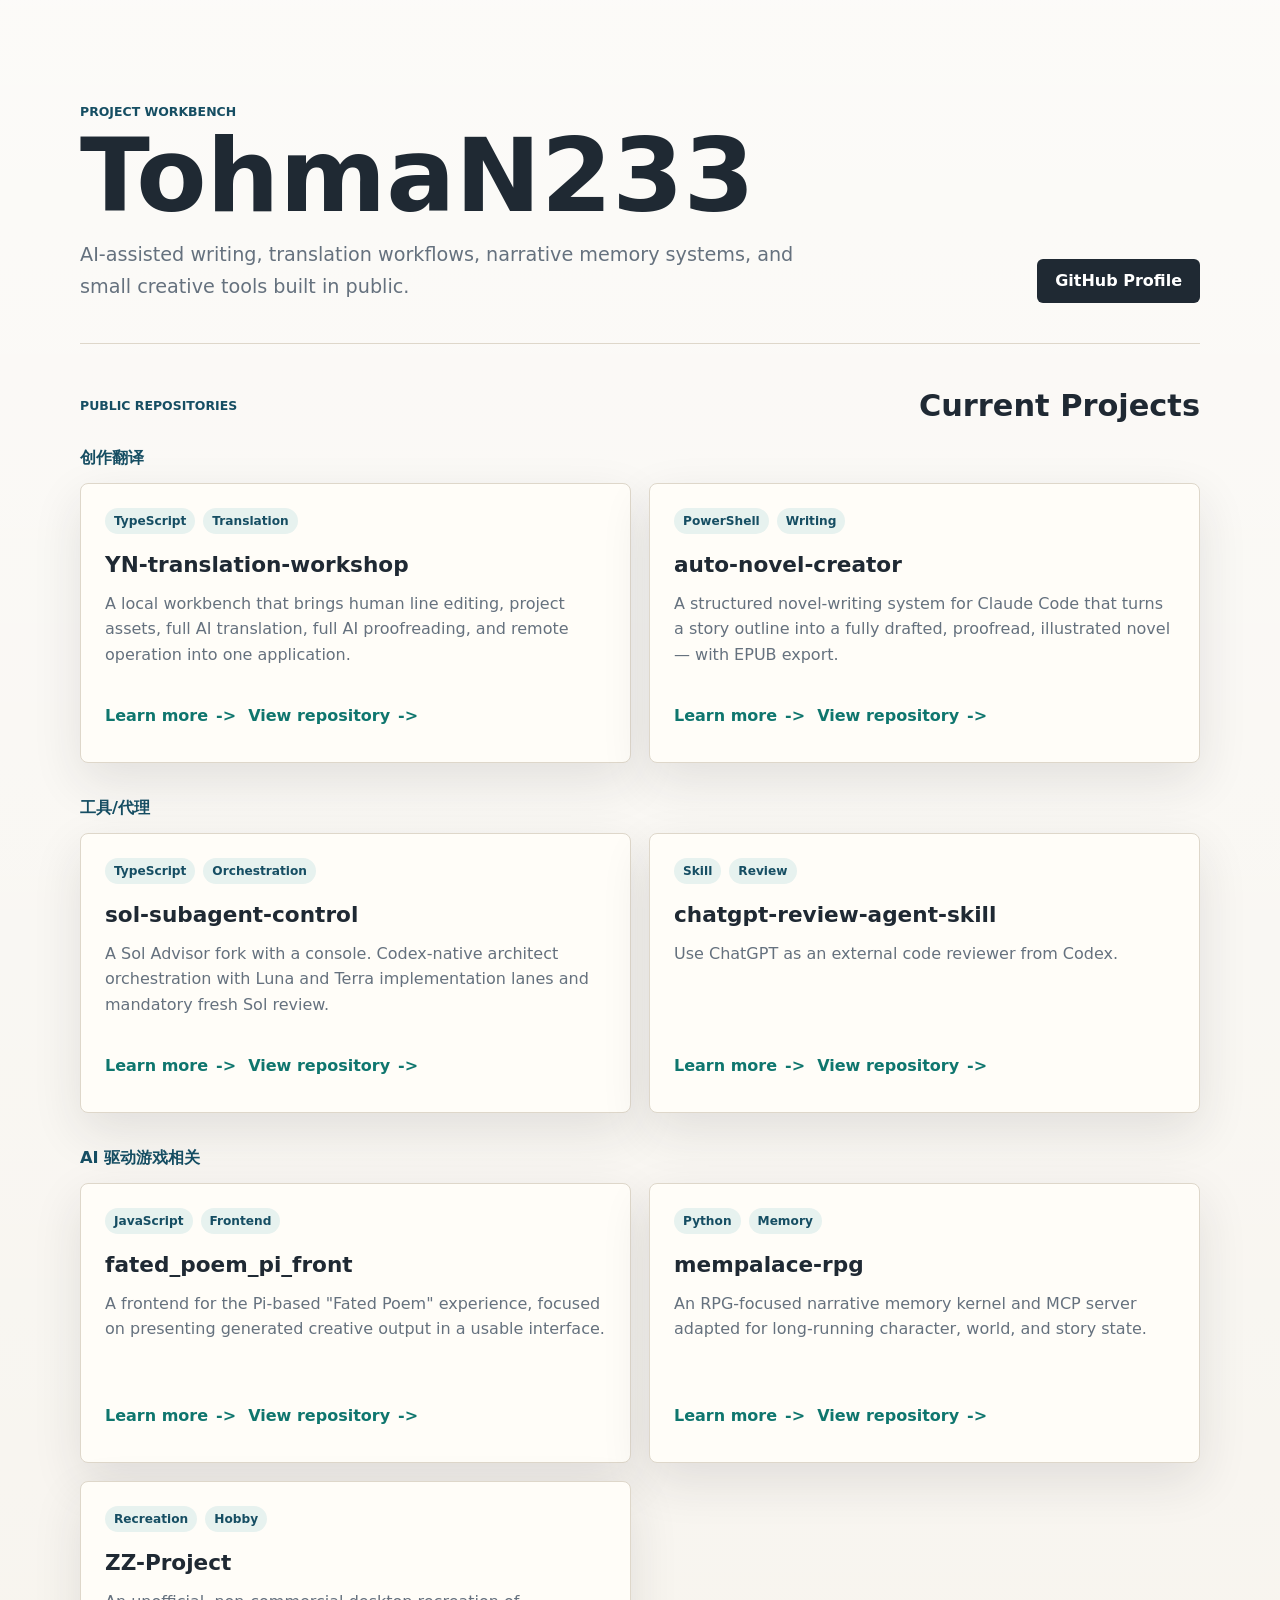
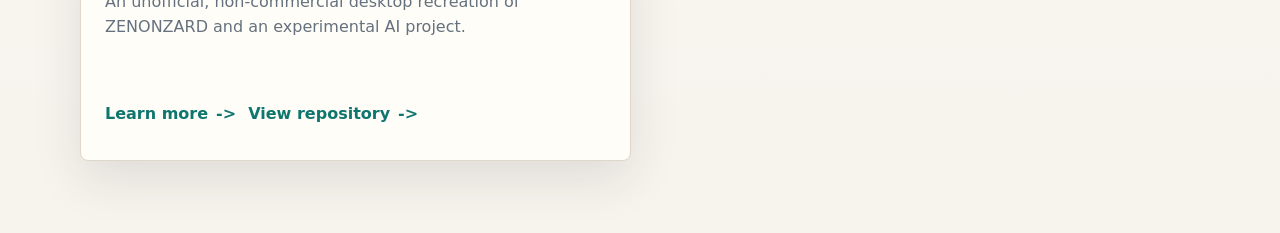
<file: index.html>
<!doctype html>
<html lang="en">
  <head>
    <meta charset="utf-8">
    <meta name="viewport" content="width=device-width, initial-scale=1">
    <meta
      name="description"
      content="TohmaN233's project workbench for AI-assisted writing, translation workflows, memory systems, and creative tools."
    >
    <title>TohmaN233 | Project Workbench</title>
    <link rel="stylesheet" href="style.css">
  </head>
  <body>
    <main class="page-shell">
      <section class="hero" aria-labelledby="site-title">
        <div>
          <p class="eyebrow">Project Workbench</p>
          <h1 id="site-title">TohmaN233</h1>
          <p class="intro">
            AI-assisted writing, translation workflows, narrative memory systems,
            and small creative tools built in public.
          </p>
        </div>
        <a class="profile-link" href="https://github.com/TohmaN233" rel="me">
          GitHub Profile
        </a>
      </section>

      <section class="projects" aria-labelledby="projects-title">
        <div class="section-heading">
          <p class="eyebrow">Public Repositories</p>
          <h2 id="projects-title">Current Projects</h2>
        </div>

        <div class="project-section">
          <h3 class="group-title">创作翻译</h3>
          <div class="project-grid">
            <article class="project-card">
              <div class="project-meta">
                <span>TypeScript</span>
                <span>Translation</span>
              </div>
              <h4>YN-translation-workshop</h4>
              <p>
                A local workbench that brings human line editing, project assets, full AI translation, full AI proofreading, and remote operation into one application.
              </p>
              <div class="card-links">
                <a href="yn.html">Learn more</a>
                <a href="https://github.com/TohmaN233/YN-translation-workshop">View repository</a>
              </div>
            </article>

            <article class="project-card">
              <div class="project-meta">
                <span>PowerShell</span>
                <span>Writing</span>
              </div>
              <h4>auto-novel-creator</h4>
              <p>
                A structured novel-writing system for Claude Code that turns a story outline into a fully drafted, proofread, illustrated novel — with EPUB export.
              </p>
              <div class="card-links">
                <a href="auto-novel-creator.html">Learn more</a>
                <a href="https://github.com/TohmaN233/auto-novel-creator">View repository</a>
              </div>
            </article>
          </div>
        </div>

        <div class="project-section">
          <h3 class="group-title">工具/代理</h3>
          <div class="project-grid">
            <article class="project-card">
              <div class="project-meta">
                <span>TypeScript</span>
                <span>Orchestration</span>
              </div>
              <h4>sol-subagent-control</h4>
              <p>
                A Sol Advisor fork with a console. Codex-native architect orchestration with Luna and Terra implementation lanes and mandatory fresh Sol review.
              </p>
              <div class="card-links">
                <a href="sol-subagent-control.html">Learn more</a>
                <a href="https://github.com/TohmaN233/sol-subagent-control">View repository</a>
              </div>
            </article>

            <article class="project-card">
              <div class="project-meta">
                <span>Skill</span>
                <span>Review</span>
              </div>
              <h4>chatgpt-review-agent-skill</h4>
              <p>
                Use ChatGPT as an external code reviewer from Codex.
              </p>
              <div class="card-links">
                <a href="chatgpt-review-agent-skill.html">Learn more</a>
                <a href="https://github.com/TohmaN233/chatgpt-review-agent-skill">View repository</a>
              </div>
            </article>
          </div>
        </div>

        <div class="project-section">
          <h3 class="group-title">AI 驱动游戏相关</h3>
          <div class="project-grid">
            <article class="project-card">
              <div class="project-meta">
                <span>JavaScript</span>
                <span>Frontend</span>
              </div>
              <h4>fated_poem_pi_front</h4>
              <p>
                A frontend for the Pi-based "Fated Poem" experience, focused on
                presenting generated creative output in a usable interface.
              </p>
              <div class="card-links">
                <a href="fated-poem-pi-front.html">Learn more</a>
                <a href="https://github.com/TohmaN233/fated_poem_pi_front">View repository</a>
              </div>
            </article>

            <article class="project-card">
              <div class="project-meta">
                <span>Python</span>
                <span>Memory</span>
              </div>
              <h4>mempalace-rpg</h4>
              <p>
                An RPG-focused narrative memory kernel and MCP server adapted for
                long-running character, world, and story state.
              </p>
              <div class="card-links">
                <a href="mempalace-rpg.html">Learn more</a>
                <a href="https://github.com/TohmaN233/mempalace-rpg">View repository</a>
              </div>
            </article>

            <article class="project-card">
              <div class="project-meta">
                <span>Recreation</span>
                <span>Hobby</span>
              </div>
              <h4>ZZ-Project</h4>
              <p>
                An unofficial, non-commercial desktop recreation of ZENONZARD and an experimental AI project.
              </p>
              <div class="card-links">
                <a href="zz-project.html">Learn more</a>
                <a href="https://github.com/TohmaN233/ZZ-Project">View repository</a>
              </div>
            </article>
          </div>
        </div>
      </section>
    </main>
  </body>
</html>
</file>
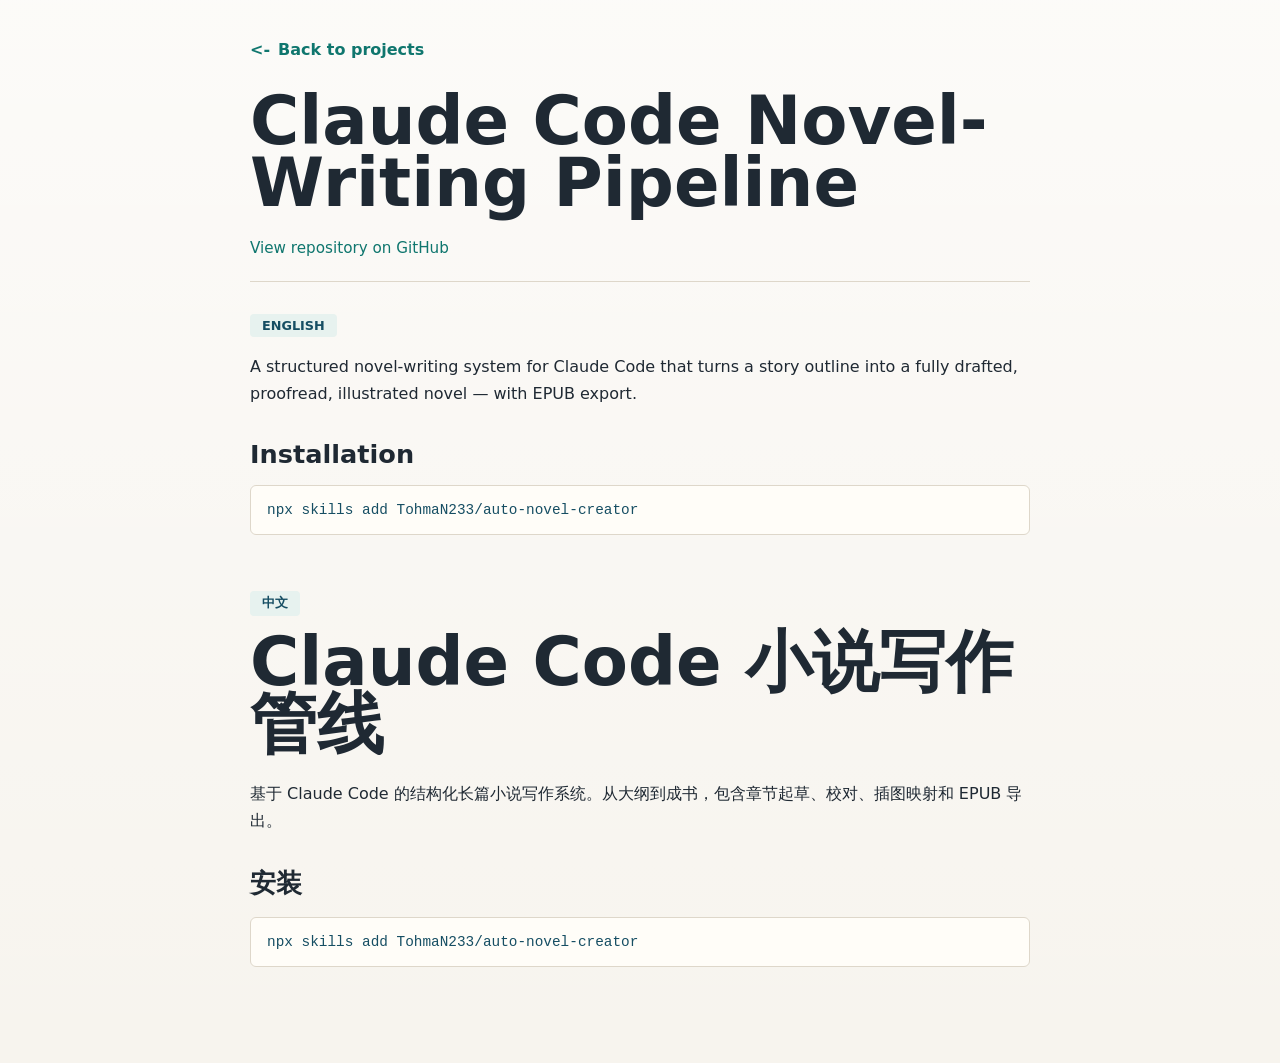
<file: auto-novel-creator.html>
<!doctype html>
<html lang="en">
  <head>
    <meta charset="utf-8">
    <meta name="viewport" content="width=device-width, initial-scale=1">
    <meta
      name="description"
      content="A structured novel-writing system for Claude Code that turns a story outline into a fully drafted, proofread, illustrated novel — with EPUB export."
    >
    <title>Claude Code Novel-Writing Pipeline | TohmaN233</title>
    <link rel="stylesheet" href="style.css">
  </head>
  <body>
    <main class="project-page">
      <a href="index.html" class="back-link">Back to projects</a>
      
      <h1>Claude Code Novel-Writing Pipeline</h1>
      <div class="meta-line">
        <a href="https://github.com/TohmaN233/auto-novel-creator">View repository on GitHub</a>
      </div>

      <section class="lang-section">
        <span class="lang-label">English</span>
        <p>
          A structured novel-writing system for Claude Code that turns a story outline into a fully drafted, proofread, illustrated novel — with EPUB export.
        </p>
        <h2>Installation</h2>
        <pre><code>npx skills add TohmaN233/auto-novel-creator</code></pre>
      </section>

      <section class="lang-section">
        <span class="lang-label">中文</span>
        <h1>Claude Code 小说写作管线</h1>
        <p>
          基于 Claude Code 的结构化长篇小说写作系统。从大纲到成书，包含章节起草、校对、插图映射和 EPUB 导出。
        </p>
        <h2>安装</h2>
        <pre><code>npx skills add TohmaN233/auto-novel-creator</code></pre>
      </section>
    </main>
  </body>
</html>
</file>
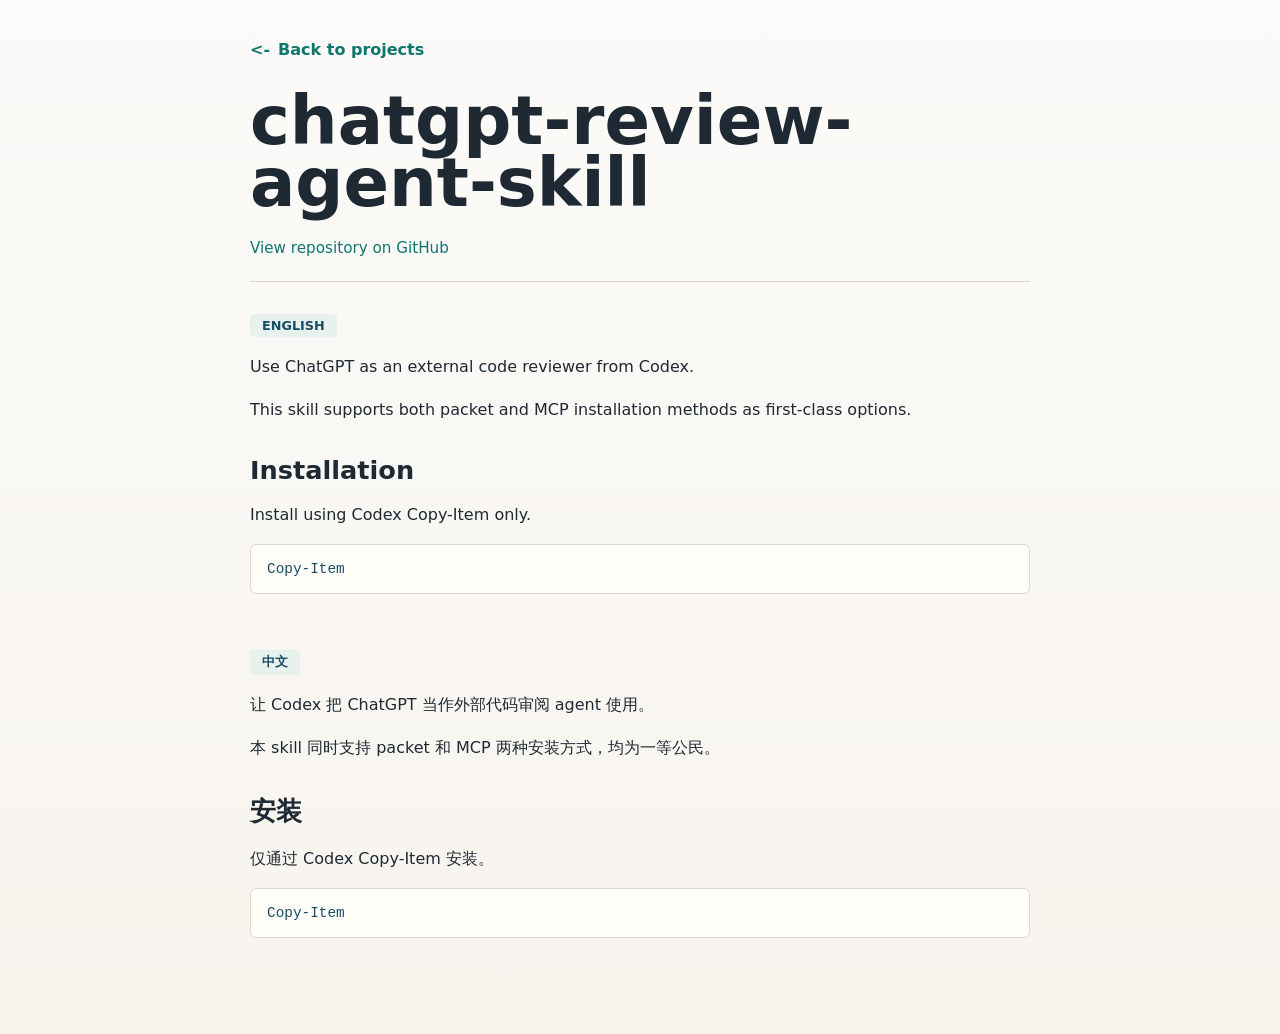
<file: chatgpt-review-agent-skill.html>
<!doctype html>
<html lang="en">
  <head>
    <meta charset="utf-8">
    <meta name="viewport" content="width=device-width, initial-scale=1">
    <meta
      name="description"
      content="Use ChatGPT as an external code reviewer from Codex."
    >
    <title>chatgpt-review-agent-skill | TohmaN233</title>
    <link rel="stylesheet" href="style.css">
  </head>
  <body>
    <main class="project-page">
      <a href="index.html" class="back-link">Back to projects</a>
      
      <h1>chatgpt-review-agent-skill</h1>
      <div class="meta-line">
        <a href="https://github.com/TohmaN233/chatgpt-review-agent-skill">View repository on GitHub</a>
      </div>

      <section class="lang-section">
        <span class="lang-label">English</span>
        <p>
          Use ChatGPT as an external code reviewer from Codex.
        </p>
        <p>
          This skill supports both packet and MCP installation methods as first-class options.
        </p>
        <h2>Installation</h2>
        <p>
          Install using Codex Copy-Item only.
        </p>
        <pre><code>Copy-Item</code></pre>
      </section>

      <section class="lang-section">
        <span class="lang-label">中文</span>
        <p>
          让 Codex 把 ChatGPT 当作外部代码审阅 agent 使用。
        </p>
        <p>
          本 skill 同时支持 packet 和 MCP 两种安装方式，均为一等公民。
        </p>
        <h2>安装</h2>
        <p>
          仅通过 Codex Copy-Item 安装。
        </p>
        <pre><code>Copy-Item</code></pre>
      </section>
    </main>
  </body>
</html>
</file>
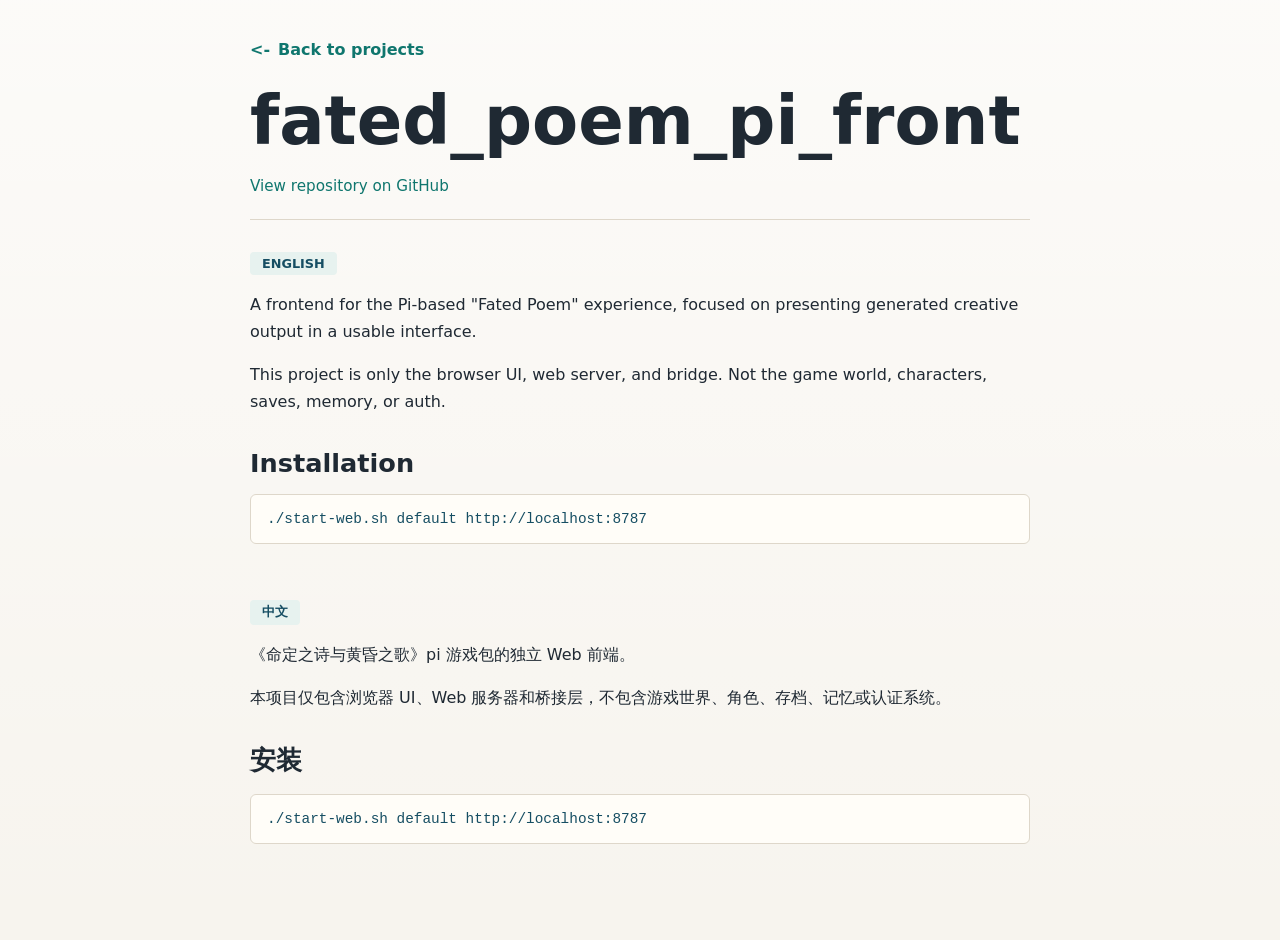
<file: fated-poem-pi-front.html>
<!doctype html>
<html lang="en">
  <head>
    <meta charset="utf-8">
    <meta name="viewport" content="width=device-width, initial-scale=1">
    <meta
      name="description"
      content="A frontend for the Pi-based Fated Poem experience, focused on presenting generated creative output in a usable interface."
    >
    <title>fated_poem_pi_front | TohmaN233</title>
    <link rel="stylesheet" href="style.css">
  </head>
  <body>
    <main class="project-page">
      <a href="index.html" class="back-link">Back to projects</a>
      
      <h1>fated_poem_pi_front</h1>
      <div class="meta-line">
        <a href="https://github.com/TohmaN233/fated_poem_pi_front">View repository on GitHub</a>
      </div>

      <section class="lang-section">
        <span class="lang-label">English</span>
        <p>
          A frontend for the Pi-based "Fated Poem" experience, focused on presenting generated creative output in a usable interface.
        </p>
        <p>
          This project is only the browser UI, web server, and bridge. Not the game world, characters, saves, memory, or auth.
        </p>
        <h2>Installation</h2>
        <pre><code>./start-web.sh default http://localhost:8787</code></pre>
      </section>

      <section class="lang-section">
        <span class="lang-label">中文</span>
        <p>
          《命定之诗与黄昏之歌》pi 游戏包的独立 Web 前端。
        </p>
        <p>
          本项目仅包含浏览器 UI、Web 服务器和桥接层，不包含游戏世界、角色、存档、记忆或认证系统。
        </p>
        <h2>安装</h2>
        <pre><code>./start-web.sh default http://localhost:8787</code></pre>
      </section>
    </main>
  </body>
</html>
</file>
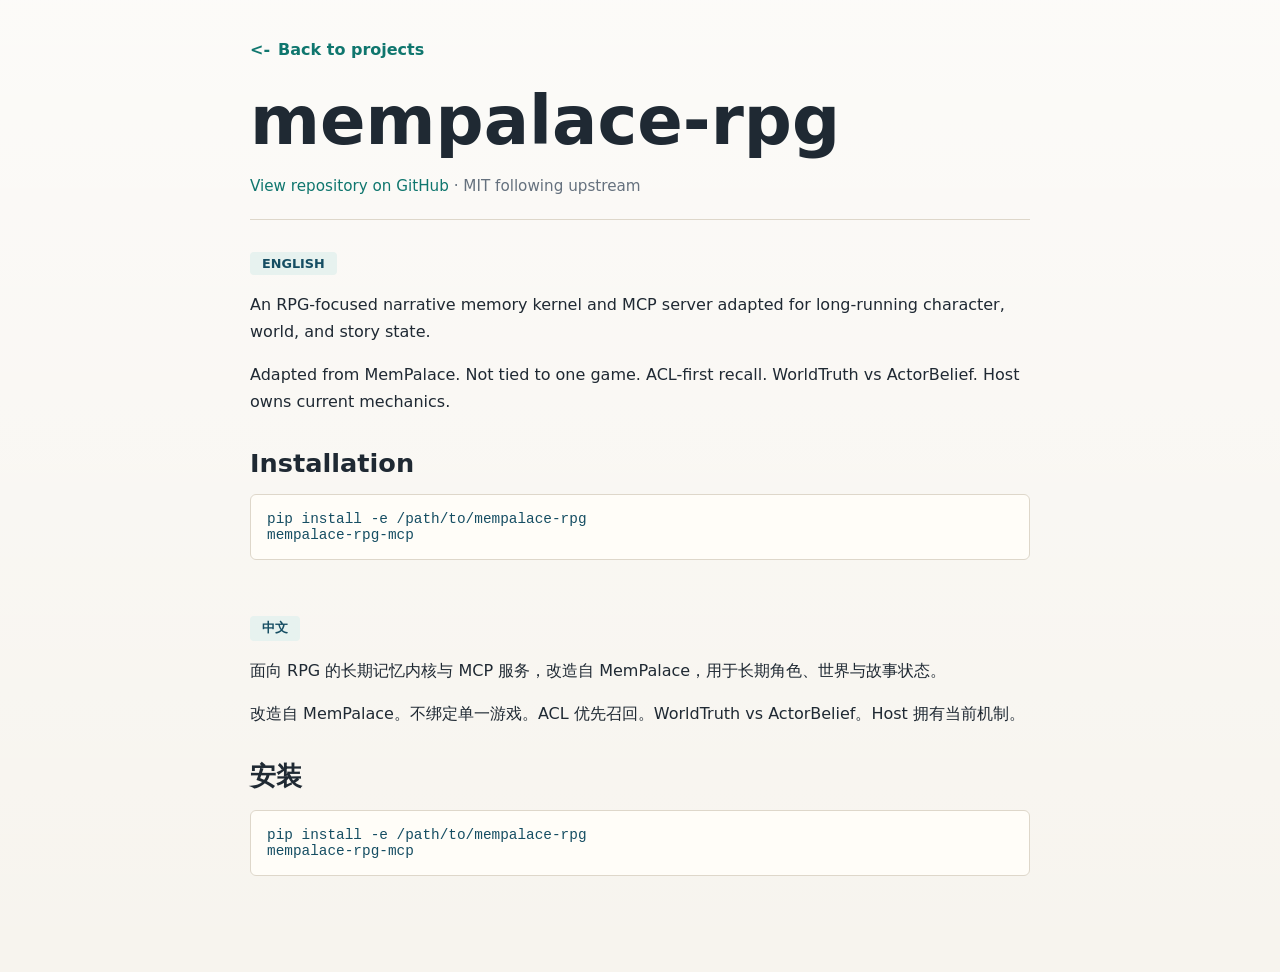
<file: mempalace-rpg.html>
<!doctype html>
<html lang="en">
  <head>
    <meta charset="utf-8">
    <meta name="viewport" content="width=device-width, initial-scale=1">
    <meta
      name="description"
      content="An RPG-focused narrative memory kernel and MCP server adapted for long-running character, world, and story state."
    >
    <title>mempalace-rpg | TohmaN233</title>
    <link rel="stylesheet" href="style.css">
  </head>
  <body>
    <main class="project-page">
      <a href="index.html" class="back-link">Back to projects</a>
      
      <h1>mempalace-rpg</h1>
      <div class="meta-line">
        <a href="https://github.com/TohmaN233/mempalace-rpg">View repository on GitHub</a> · MIT following upstream
      </div>

      <section class="lang-section">
        <span class="lang-label">English</span>
        <p>
          An RPG-focused narrative memory kernel and MCP server adapted for long-running character, world, and story state.
        </p>
        <p>
          Adapted from MemPalace. Not tied to one game. ACL-first recall. WorldTruth vs ActorBelief. Host owns current mechanics.
        </p>
        <h2>Installation</h2>
        <pre><code>pip install -e /path/to/mempalace-rpg
mempalace-rpg-mcp</code></pre>
      </section>

      <section class="lang-section">
        <span class="lang-label">中文</span>
        <p>
          面向 RPG 的长期记忆内核与 MCP 服务，改造自 MemPalace，用于长期角色、世界与故事状态。
        </p>
        <p>
          改造自 MemPalace。不绑定单一游戏。ACL 优先召回。WorldTruth vs ActorBelief。Host 拥有当前机制。
        </p>
        <h2>安装</h2>
        <pre><code>pip install -e /path/to/mempalace-rpg
mempalace-rpg-mcp</code></pre>
      </section>
    </main>
  </body>
</html>
</file>
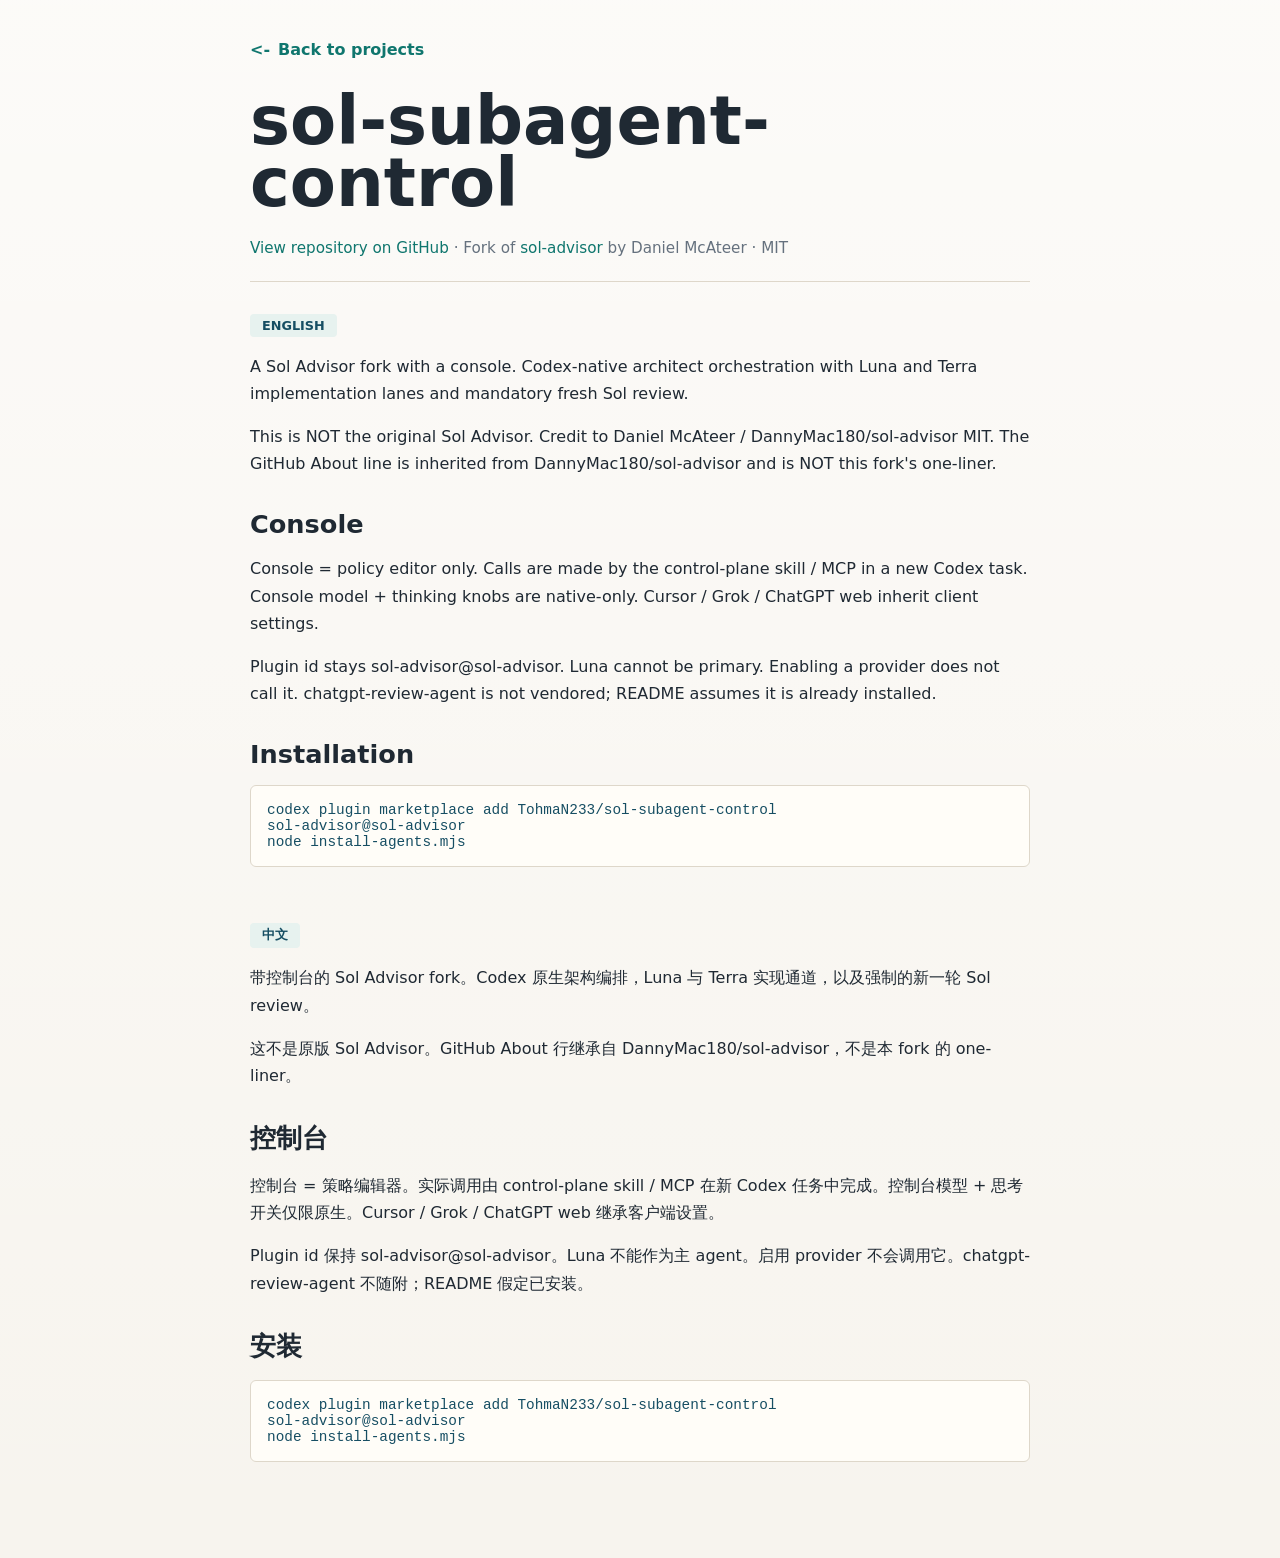
<file: sol-subagent-control.html>
<!doctype html>
<html lang="en">
  <head>
    <meta charset="utf-8">
    <meta name="viewport" content="width=device-width, initial-scale=1">
    <meta
      name="description"
      content="A Sol Advisor fork with a console. Codex-native architect orchestration with Luna and Terra implementation lanes and mandatory fresh Sol review."
    >
    <title>sol-subagent-control | TohmaN233</title>
    <link rel="stylesheet" href="style.css">
  </head>
  <body>
    <main class="project-page">
      <a href="index.html" class="back-link">Back to projects</a>
      
      <h1>sol-subagent-control</h1>
      <div class="meta-line">
        <a href="https://github.com/TohmaN233/sol-subagent-control">View repository on GitHub</a> · 
        Fork of <a href="https://github.com/DannyMac180/sol-advisor">sol-advisor</a> by Daniel McAteer · MIT
      </div>

      <section class="lang-section">
        <span class="lang-label">English</span>
        <p>
          A Sol Advisor fork with a console. Codex-native architect orchestration with Luna and Terra implementation lanes and mandatory fresh Sol review.
        </p>
        <p>
          This is NOT the original Sol Advisor. Credit to Daniel McAteer / DannyMac180/sol-advisor MIT. The GitHub About line is inherited from DannyMac180/sol-advisor and is NOT this fork's one-liner.
        </p>
        <h2>Console</h2>
        <p>
          Console = policy editor only. Calls are made by the control-plane skill / MCP in a new Codex task. Console model + thinking knobs are native-only. Cursor / Grok / ChatGPT web inherit client settings.
        </p>
        <p>
          Plugin id stays sol-advisor@sol-advisor. Luna cannot be primary. Enabling a provider does not call it. chatgpt-review-agent is not vendored; README assumes it is already installed.
        </p>
        <h2>Installation</h2>
        <pre><code>codex plugin marketplace add TohmaN233/sol-subagent-control
sol-advisor@sol-advisor
node install-agents.mjs</code></pre>
      </section>

      <section class="lang-section">
        <span class="lang-label">中文</span>
        <p>
          带控制台的 Sol Advisor fork。Codex 原生架构编排，Luna 与 Terra 实现通道，以及强制的新一轮 Sol review。
        </p>
        <p>
          这不是原版 Sol Advisor。GitHub About 行继承自 DannyMac180/sol-advisor，不是本 fork 的 one-liner。
        </p>
        <h2>控制台</h2>
        <p>
          控制台 = 策略编辑器。实际调用由 control-plane skill / MCP 在新 Codex 任务中完成。控制台模型 + 思考开关仅限原生。Cursor / Grok / ChatGPT web 继承客户端设置。
        </p>
        <p>
          Plugin id 保持 sol-advisor@sol-advisor。Luna 不能作为主 agent。启用 provider 不会调用它。chatgpt-review-agent 不随附；README 假定已安装。
        </p>
        <h2>安装</h2>
        <pre><code>codex plugin marketplace add TohmaN233/sol-subagent-control
sol-advisor@sol-advisor
node install-agents.mjs</code></pre>
      </section>
    </main>
  </body>
</html>
</file>
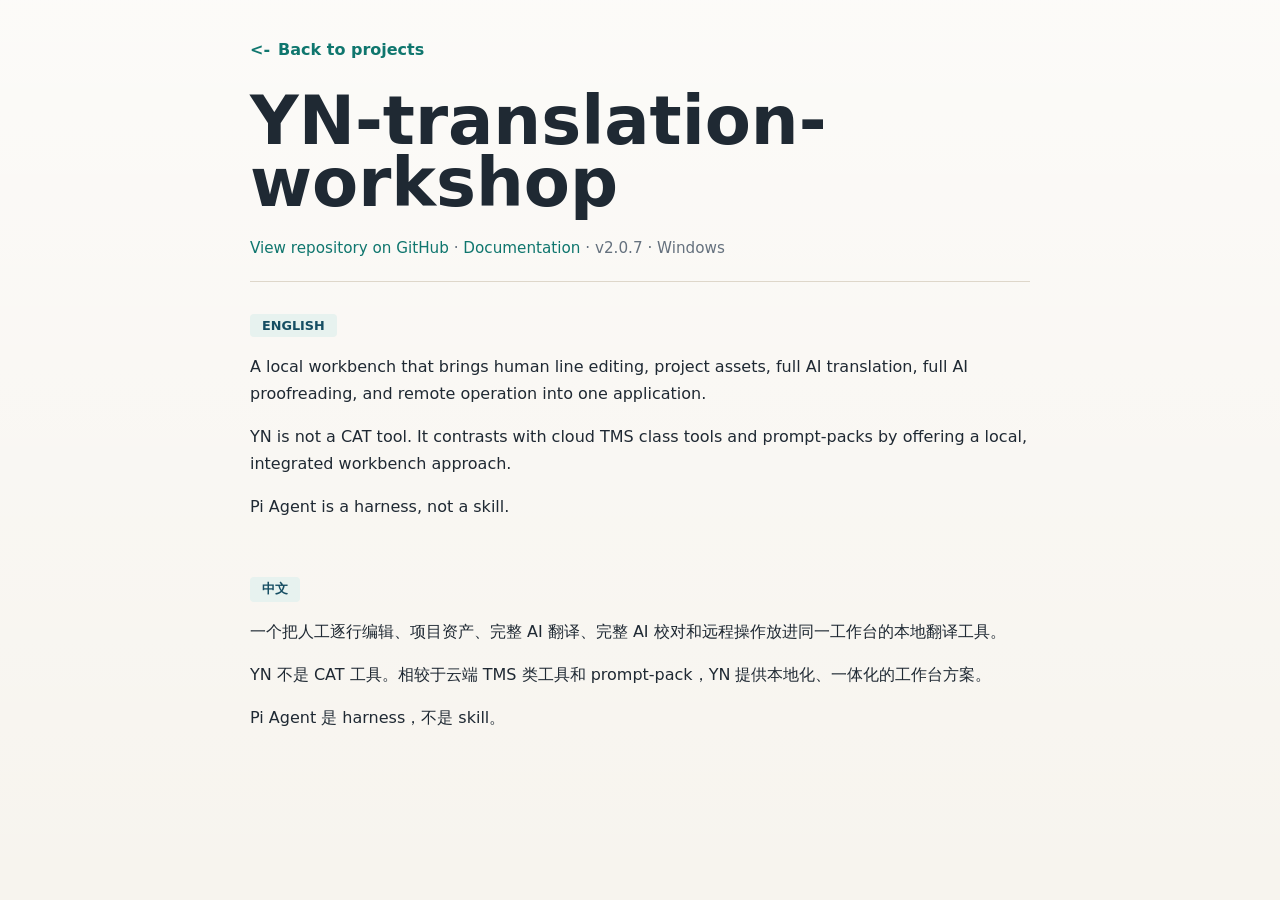
<file: yn.html>
<!doctype html>
<html lang="en">
  <head>
    <meta charset="utf-8">
    <meta name="viewport" content="width=device-width, initial-scale=1">
    <meta
      name="description"
      content="A local workbench that brings human line editing, project assets, full AI translation, full AI proofreading, and remote operation into one application."
    >
    <title>YN-translation-workshop | TohmaN233</title>
    <link rel="stylesheet" href="style.css">
  </head>
  <body>
    <main class="project-page">
      <a href="index.html" class="back-link">Back to projects</a>
      
      <h1>YN-translation-workshop</h1>
      <div class="meta-line">
        <a href="https://github.com/TohmaN233/YN-translation-workshop">View repository on GitHub</a> · 
        <a href="https://tohman233.github.io/YN-translation-workshop/">Documentation</a> · 
        v2.0.7 · Windows
      </div>

      <section class="lang-section">
        <span class="lang-label">English</span>
        <p>
          A local workbench that brings human line editing, project assets, full AI translation, full AI proofreading, and remote operation into one application.
        </p>
        <p>
          YN is not a CAT tool. It contrasts with cloud TMS class tools and prompt-packs by offering a local, integrated workbench approach.
        </p>
        <p>
          Pi Agent is a harness, not a skill.
        </p>
      </section>

      <section class="lang-section">
        <span class="lang-label">中文</span>
        <p>
          一个把人工逐行编辑、项目资产、完整 AI 翻译、完整 AI 校对和远程操作放进同一工作台的本地翻译工具。
        </p>
        <p>
          YN 不是 CAT 工具。相较于云端 TMS 类工具和 prompt-pack，YN 提供本地化、一体化的工作台方案。
        </p>
        <p>
          Pi Agent 是 harness，不是 skill。
        </p>
      </section>
    </main>
  </body>
</html>
</file>
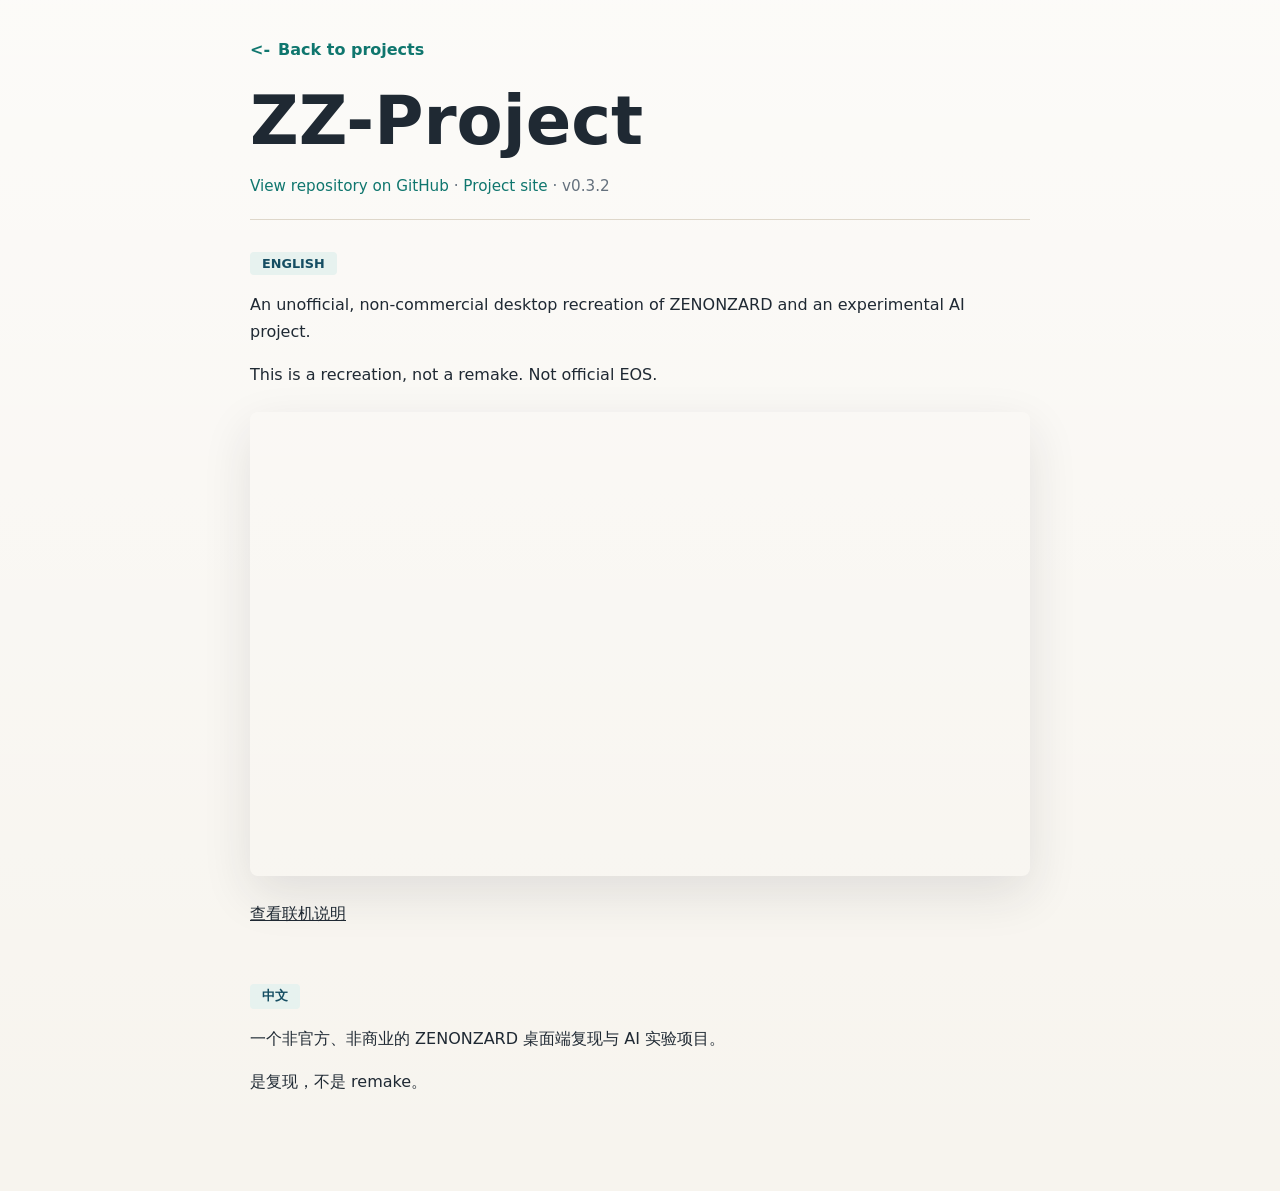
<file: zz-project.html>
<!doctype html>
<html lang="en">
  <head>
    <meta charset="utf-8">
    <meta name="viewport" content="width=device-width, initial-scale=1">
    <meta
      name="description"
      content="An unofficial, non-commercial desktop recreation of ZENONZARD and an experimental AI project."
    >
    <title>ZZ-Project | TohmaN233</title>
    <link rel="stylesheet" href="style.css">
  </head>
  <body>
    <main class="project-page">
      <a href="index.html" class="back-link">Back to projects</a>
      
      <h1>ZZ-Project</h1>
      <div class="meta-line">
        <a href="https://github.com/TohmaN233/ZZ-Project">View repository on GitHub</a> · 
        <a href="https://tohman233.github.io/ZZ-Project/">Project site</a> · 
        v0.3.2
      </div>

      <section class="lang-section">
        <span class="lang-label">English</span>
        <p>
          An unofficial, non-commercial desktop recreation of ZENONZARD and an experimental AI project.
        </p>
        <p>
          This is a recreation, not a remake. Not official EOS.
        </p>
        <div class="video-embed">
          <iframe src="https://www.youtube.com/embed/LJFGgEjeDtY?start=6" allow="accelerometer; autoplay; clipboard-write; encrypted-media; gyroscope; picture-in-picture" allowfullscreen></iframe>
        </div>
        <p>
          <a href="https://tohman233.github.io/ZZ-Project/">查看联机说明</a>
        </p>
      </section>

      <section class="lang-section">
        <span class="lang-label">中文</span>
        <p>
          一个非官方、非商业的 ZENONZARD 桌面端复现与 AI 实验项目。
        </p>
        <p>
          是复现，不是 remake。
        </p>
      </section>
    </main>
  </body>
</html>
</file>
<file: style.css>
:root {
  color-scheme: light;
  --bg: #f7f4ee;
  --surface: #fffdf8;
  --surface-strong: #ffffff;
  --text: #1f2933;
  --muted: #65717e;
  --line: #ded7ca;
  --accent: #0f766e;
  --accent-strong: #164e63;
  --tag-bg: #e7f2ef;
  --shadow: 0 18px 50px rgba(32, 38, 45, 0.11);
}

* {
  box-sizing: border-box;
}

body {
  margin: 0;
  min-height: 100vh;
  background:
    linear-gradient(180deg, rgba(255, 255, 255, 0.62), rgba(255, 255, 255, 0)),
    var(--bg);
  color: var(--text);
  font-family:
    Inter, ui-sans-serif, system-ui, -apple-system, BlinkMacSystemFont, "Segoe UI",
    sans-serif;
}

a {
  color: inherit;
}

.page-shell {
  width: min(1120px, calc(100% - 40px));
  margin: 0 auto;
  padding: 56px 0 72px;
}

.hero {
  display: grid;
  grid-template-columns: minmax(0, 1fr) auto;
  gap: 32px;
  align-items: end;
  padding: 48px 0 40px;
  border-bottom: 1px solid var(--line);
}

.eyebrow {
  margin: 0 0 10px;
  color: var(--accent-strong);
  font-size: 0.78rem;
  font-weight: 700;
  letter-spacing: 0;
  text-transform: uppercase;
}

h1,
h2,
h3,
h4,
p {
  margin-top: 0;
}

h1 {
  margin-bottom: 16px;
  font-size: clamp(3rem, 8vw, 6.8rem);
  line-height: 0.92;
  letter-spacing: 0;
}

.intro {
  max-width: 720px;
  margin-bottom: 0;
  color: var(--muted);
  font-size: 1.2rem;
  line-height: 1.65;
}

.profile-link,
.project-card a {
  display: inline-flex;
  align-items: center;
  justify-content: center;
  min-height: 44px;
  border-radius: 6px;
  font-weight: 700;
  text-decoration: none;
}

.profile-link {
  padding: 0 18px;
  background: var(--text);
  color: var(--surface-strong);
  white-space: nowrap;
}

.projects {
  padding-top: 44px;
}

.section-heading {
  display: flex;
  align-items: end;
  justify-content: space-between;
  gap: 24px;
  margin-bottom: 24px;
}

h2 {
  margin-bottom: 0;
  font-size: 1.9rem;
  letter-spacing: 0;
}

.project-grid {
  display: grid;
  grid-template-columns: repeat(2, minmax(0, 1fr));
  gap: 18px;
}

.project-section + .project-section {
  margin-top: 34px;
}

.group-title {
  margin-bottom: 14px;
  color: var(--accent-strong);
  font-size: 1.02rem;
  letter-spacing: 0;
}

.project-card {
  display: flex;
  min-height: 280px;
  flex-direction: column;
  padding: 24px;
  border: 1px solid var(--line);
  border-radius: 8px;
  background: var(--surface);
  box-shadow: var(--shadow);
}

.project-meta {
  display: flex;
  flex-wrap: wrap;
  gap: 8px;
  margin-bottom: 18px;
}

.project-meta span {
  padding: 6px 9px;
  border-radius: 999px;
  background: var(--tag-bg);
  color: var(--accent-strong);
  font-size: 0.76rem;
  font-weight: 700;
}

.project-card h4 {
  margin-bottom: 12px;
  font-size: 1.35rem;
  line-height: 1.25;
}

.project-card p {
  margin-bottom: 24px;
  color: var(--muted);
  line-height: 1.6;
}

.project-card a {
  width: fit-content;
  margin-top: auto;
  color: var(--accent);
}

.project-card .card-links {
  display: flex;
  flex-wrap: wrap;
  gap: 12px;
  margin-top: auto;
}

.project-card .card-links a {
  margin-top: 0;
}

.project-card a::after {
  content: "->";
  margin-left: 8px;
}

.project-card:hover {
  border-color: rgba(15, 118, 110, 0.38);
  transform: translateY(-2px);
  transition:
    border-color 160ms ease,
    transform 160ms ease;
}

@media (max-width: 780px) {
  .page-shell {
    width: min(100% - 28px, 1120px);
    padding-top: 28px;
  }

  .hero {
    grid-template-columns: 1fr;
    align-items: start;
    padding-top: 32px;
  }

  h1 {
    font-size: 3.3rem;
  }

  .intro {
    font-size: 1.03rem;
  }

  .profile-link {
    width: fit-content;
  }

  .section-heading {
    display: block;
  }

  .project-grid {
    grid-template-columns: 1fr;
  }

  .project-card {
    min-height: 240px;
  }
}

.project-page {
  max-width: 820px;
  margin: 0 auto;
  padding: 40px 20px 80px;
}

.project-page .back-link {
  display: inline-block;
  margin-bottom: 32px;
  color: var(--accent);
  text-decoration: none;
  font-weight: 600;
}

.project-page .back-link::before {
  content: "<-";
  margin-right: 8px;
}

.project-page h1 {
  font-size: clamp(2.4rem, 6vw, 4.2rem);
  margin-bottom: 24px;
}

.project-page .meta-line {
  margin-bottom: 32px;
  padding-bottom: 24px;
  border-bottom: 1px solid var(--line);
  color: var(--muted);
  font-size: 0.95rem;
}

.project-page .meta-line a {
  color: var(--accent);
  text-decoration: none;
}

.project-page .lang-section {
  margin-bottom: 56px;
}

.project-page .lang-section:last-child {
  margin-bottom: 0;
}

.project-page .lang-label {
  display: inline-block;
  margin-bottom: 16px;
  padding: 4px 12px;
  background: var(--tag-bg);
  color: var(--accent-strong);
  font-size: 0.8rem;
  font-weight: 700;
  text-transform: uppercase;
  border-radius: 4px;
}

.project-page h2 {
  font-size: 1.6rem;
  margin-top: 32px;
  margin-bottom: 16px;
}

.project-page p {
  line-height: 1.7;
  margin-bottom: 16px;
  color: var(--text);
}

.project-page ul, .project-page ol {
  margin: 16px 0;
  padding-left: 24px;
  line-height: 1.7;
}

.project-page li {
  margin-bottom: 8px;
}

.project-page code {
  padding: 2px 6px;
  background: var(--tag-bg);
  color: var(--accent-strong);
  font-size: 0.9em;
  border-radius: 3px;
  font-family: ui-monospace, 'Cascadia Code', 'Source Code Pro', Menlo, Monaco, 'Courier New', monospace;
}

.project-page pre {
  padding: 16px;
  background: var(--surface);
  border: 1px solid var(--line);
  border-radius: 6px;
  overflow-x: auto;
  margin: 16px 0;
}

.project-page pre code {
  padding: 0;
  background: none;
}

.project-page .video-embed {
  margin: 24px 0;
  border-radius: 8px;
  overflow: hidden;
  box-shadow: var(--shadow);
}

.project-page .video-embed iframe {
  width: 100%;
  height: 460px;
  border: none;
}
</file>
